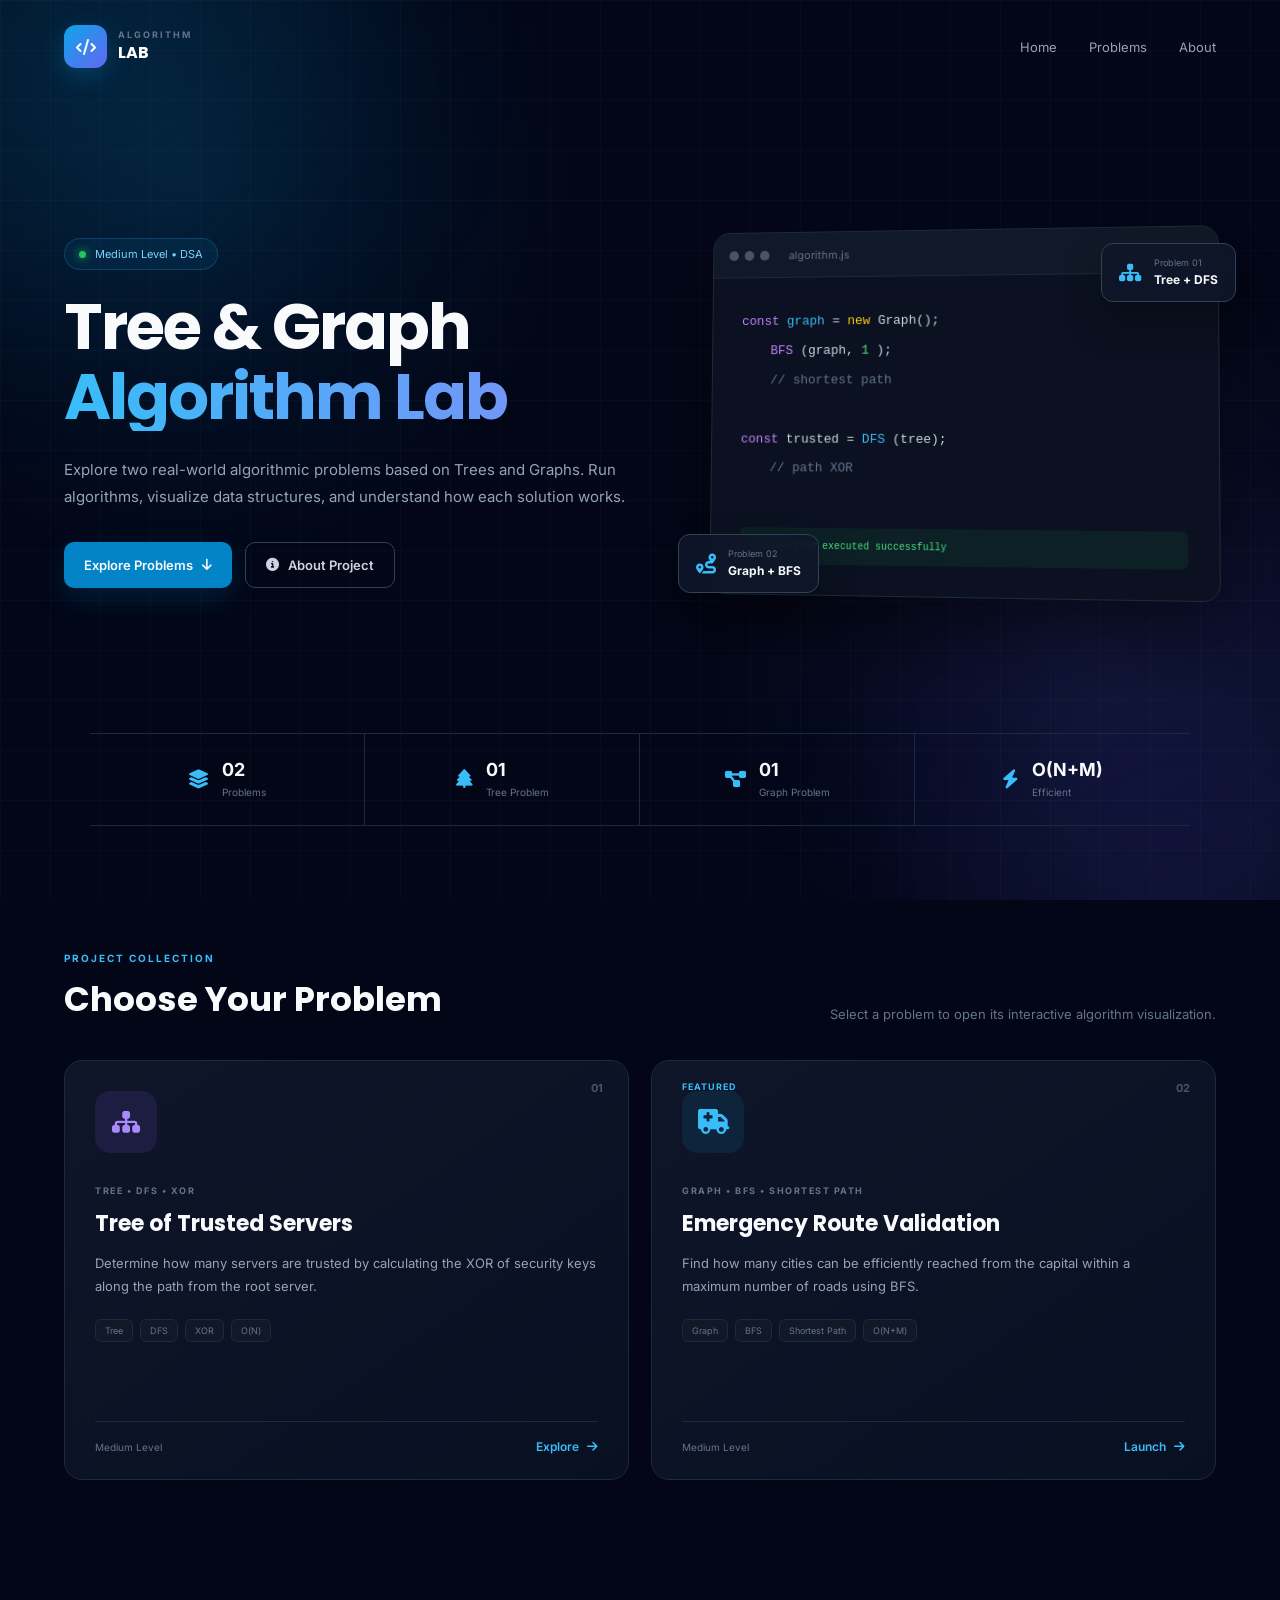
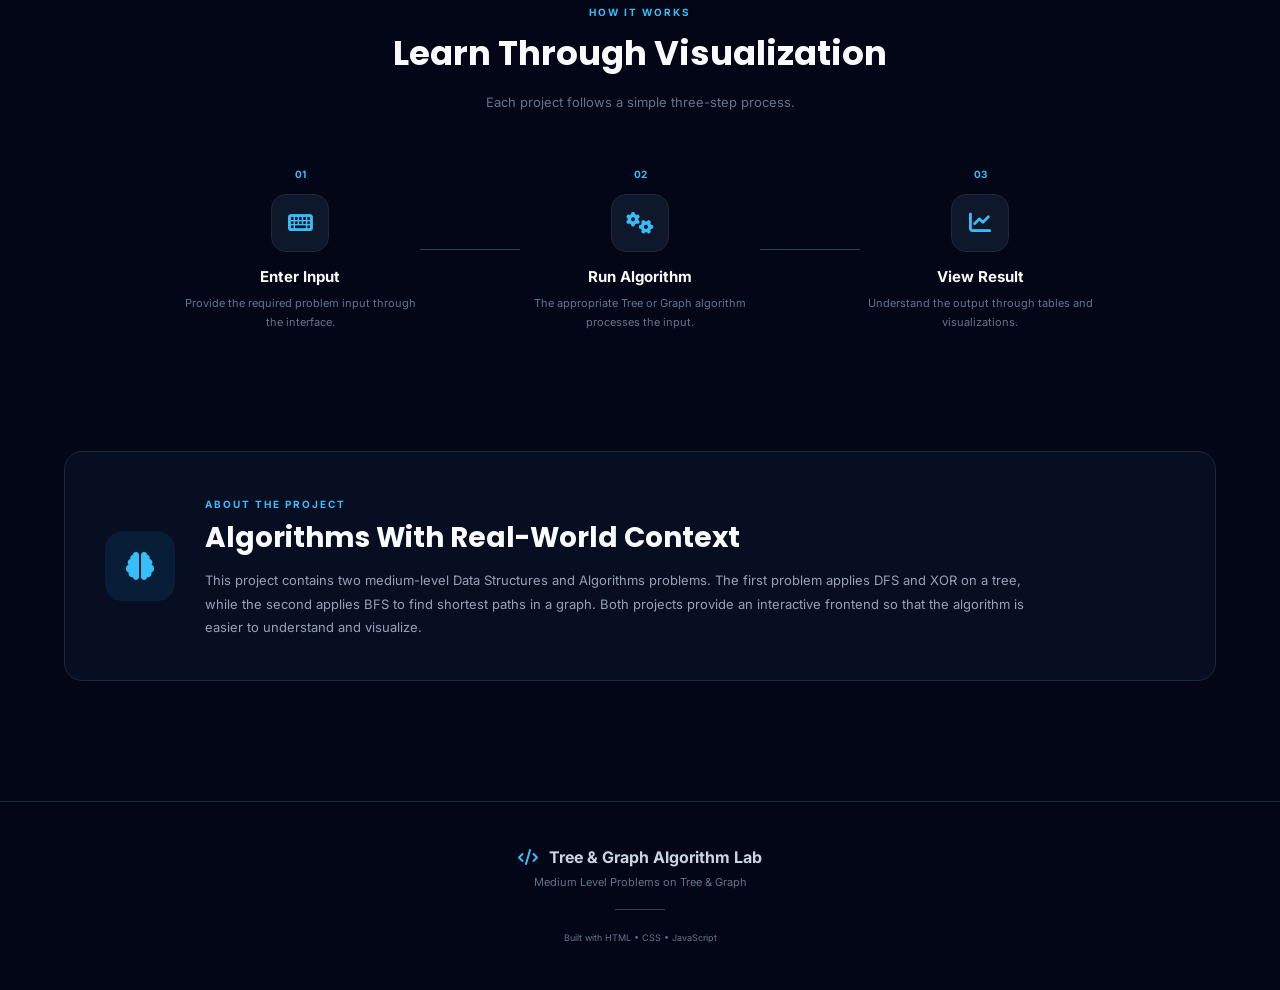
<file: index.html>
<!DOCTYPE html>
<html lang="en">

<head>
    <meta charset="UTF-8">

    <meta name="viewport"
        content="width=device-width, initial-scale=1.0">

    <title>Tree & Graph Algorithm Lab</title>

    <link rel="stylesheet" href="landing.css">

    <link rel="preconnect"
        href="https://fonts.googleapis.com">

    <link rel="preconnect"
        href="https://fonts.gstatic.com"
        crossorigin>

    <link
        href="https://fonts.googleapis.com/css2?family=Inter:wght@400;500;600;700;800&family=Poppins:wght@500;600;700;800&display=swap"
        rel="stylesheet">

    <link
        rel="stylesheet"
        href="https://cdnjs.cloudflare.com/ajax/libs/font-awesome/6.5.1/css/all.min.css">

</head>

<body>

    <!-- Background -->
    <div class="background">

        <div class="grid"></div>

        <div class="glow glow-one"></div>

        <div class="glow glow-two"></div>

    </div>


    <!-- Navbar -->
    <header class="navbar">

        <a href="#" class="logo">

            <div class="logo-icon">
                <i class="fa-solid fa-code"></i>
            </div>

            <div class="logo-text">

                <span>ALGORITHM</span>

                <strong>LAB</strong>

            </div>

        </a>


        <nav class="nav-links">

            <a href="#home">Home</a>

            <a href="#problems">Problems</a>

            <a href="#about">About</a>

        </nav>

    </header>


    <!-- Hero -->
    <main id="home">

        <section class="hero">

            <div class="hero-content">

                <div class="badge">

                    <span class="status-dot"></span>

                    Medium Level • DSA

                </div>


                <h1>

                    Tree & Graph

                    <span>Algorithm Lab</span>

                </h1>


                <p>

                    Explore two real-world algorithmic problems
                    based on Trees and Graphs. Run algorithms,
                    visualize data structures, and understand
                    how each solution works.

                </p>


                <div class="hero-buttons">

                    <a href="#problems"
                        class="primary-button">

                        Explore Problems

                        <i class="fa-solid fa-arrow-down"></i>

                    </a>


                    <a href="#about"
                        class="secondary-button">

                        <i class="fa-solid fa-circle-info"></i>

                        About Project

                    </a>

                </div>

            </div>


            <!-- Hero Visualization -->

            <div class="hero-visual">

                <div class="visual-card">

                    <div class="visual-header">

                        <div class="window-buttons">

                            <span></span>
                            <span></span>
                            <span></span>

                        </div>

                        <span>
                            algorithm.js
                        </span>

                    </div>


                    <div class="code-area">

                        <div>
                            <span class="purple">
                                const
                            </span>

                            <span class="blue">
                                graph
                            </span>

                            =
                            <span class="yellow">
                                new
                            </span>

                            Graph();
                        </div>


                        <div class="code-indent">

                            <span class="purple">
                                BFS
                            </span>

                            (graph, <span class="green">
                                1
                            </span>);

                        </div>


                        <div class="code-indent">

                            <span class="comment">
                                // shortest path
                            </span>

                        </div>


                        <br>


                        <div>

                            <span class="purple">
                                const
                            </span>

                            trusted =
                            <span class="blue">
                                DFS
                            </span>(tree);

                        </div>


                        <div class="code-indent">

                            <span class="comment">
                                // path XOR
                            </span>

                        </div>


                        <br>


                        <div class="success-line">

                            <i class="fa-solid fa-check"></i>

                            Algorithm executed successfully

                        </div>

                    </div>

                </div>


                <!-- Floating cards -->

                <div class="floating-card floating-top">

                    <i class="fa-solid fa-sitemap"></i>

                    <div>

                        <small>Problem 01</small>

                        <strong>Tree + DFS</strong>

                    </div>

                </div>


                <div class="floating-card floating-bottom">

                    <i class="fa-solid fa-route"></i>

                    <div>

                        <small>Problem 02</small>

                        <strong>Graph + BFS</strong>

                    </div>

                </div>

            </div>

        </section>


        <!-- Statistics -->

        <section class="stats">

            <div class="stat-card">

                <div class="stat-icon">
                    <i class="fa-solid fa-layer-group"></i>
                </div>

                <div>

                    <strong>02</strong>

                    <span>Problems</span>

                </div>

            </div>


            <div class="stat-card">

                <div class="stat-icon">
                    <i class="fa-solid fa-tree"></i>
                </div>

                <div>

                    <strong>01</strong>

                    <span>Tree Problem</span>

                </div>

            </div>


            <div class="stat-card">

                <div class="stat-icon">
                    <i class="fa-solid fa-diagram-project"></i>
                </div>

                <div>

                    <strong>01</strong>

                    <span>Graph Problem</span>

                </div>

            </div>


            <div class="stat-card">

                <div class="stat-icon">
                    <i class="fa-solid fa-bolt"></i>
                </div>

                <div>

                    <strong>O(N+M)</strong>

                    <span>Efficient</span>

                </div>

            </div>

        </section>


        <!-- Problems -->

        <section id="problems"
            class="problems-section">

            <div class="section-heading">

                <div>

                    <span class="section-label">
                        PROJECT COLLECTION
                    </span>

                    <h2>
                        Choose Your Problem
                    </h2>

                </div>


                <p>

                    Select a problem to open its
                    interactive algorithm visualization.

                </p>

            </div>


            <div class="problem-grid">


                <!-- Problem 1 -->

                <article class="problem-card tree-card">

                    <div class="problem-number">
                        01
                    </div>


                    <div class="problem-icon">

                        <i class="fa-solid fa-sitemap"></i>

                    </div>


                    <span class="problem-category">
                        TREE • DFS • XOR
                    </span>


                    <h3>
                        Tree of Trusted Servers
                    </h3>


                    <p>

                        Determine how many servers are trusted
                        by calculating the XOR of security keys
                        along the path from the root server.

                    </p>


                    <div class="tags">

                        <span>Tree</span>

                        <span>DFS</span>

                        <span>XOR</span>

                        <span>O(N)</span>

                    </div>


                    <div class="problem-footer">

                        <span>
                            Medium Level
                        </span>

                        <a
                            href="Problem-1-Tree-of-Trusted-Servers/index.html">

                            Explore

                            <i class="fa-solid fa-arrow-right"></i>

                        </a>

                    </div>

                </article>


                <!-- Problem 2 -->

                <article class="problem-card graph-card">

                    <div class="problem-number">
                        02
                    </div>


                    <div class="featured">
                        FEATURED
                    </div>


                    <div class="problem-icon">

                        <i class="fa-solid fa-truck-medical"></i>

                    </div>


                    <span class="problem-category">
                        GRAPH • BFS • SHORTEST PATH
                    </span>


                    <h3>
                        Emergency Route Validation
                    </h3>


                    <p>

                        Find how many cities can be efficiently
                        reached from the capital within a maximum
                        number of roads using BFS.

                    </p>


                    <div class="tags">

                        <span>Graph</span>

                        <span>BFS</span>

                        <span>Shortest Path</span>

                        <span>O(N+M)</span>

                    </div>


                    <div class="problem-footer">

                        <span>
                            Medium Level
                        </span>

                        <a
                            href="Problem-2-Emergency-Route-Validation/index.html">

                            Launch

                            <i class="fa-solid fa-arrow-right"></i>

                        </a>

                    </div>

                </article>

            </div>

        </section>


        <!-- How It Works -->

        <section class="how-section">

            <div class="section-heading center">

                <span class="section-label">
                    HOW IT WORKS
                </span>

                <h2>
                    Learn Through Visualization
                </h2>

                <p>

                    Each project follows a simple
                    three-step process.

                </p>

            </div>


            <div class="steps">

                <div class="step">

                    <div class="step-number">
                        01
                    </div>

                    <div class="step-icon">

                        <i class="fa-solid fa-keyboard"></i>

                    </div>

                    <h3>
                        Enter Input
                    </h3>

                    <p>

                        Provide the required problem
                        input through the interface.

                    </p>

                </div>


                <div class="step-line"></div>


                <div class="step">

                    <div class="step-number">
                        02
                    </div>

                    <div class="step-icon">

                        <i class="fa-solid fa-gears"></i>

                    </div>

                    <h3>
                        Run Algorithm
                    </h3>

                    <p>

                        The appropriate Tree or Graph
                        algorithm processes the input.

                    </p>

                </div>


                <div class="step-line"></div>


                <div class="step">

                    <div class="step-number">
                        03
                    </div>

                    <div class="step-icon">

                        <i class="fa-solid fa-chart-line"></i>

                    </div>

                    <h3>
                        View Result
                    </h3>

                    <p>

                        Understand the output through
                        tables and visualizations.

                    </p>

                </div>

            </div>

        </section>


        <!-- About -->

        <section id="about"
            class="about-section">

            <div class="about-icon">

                <i class="fa-solid fa-brain"></i>

            </div>


            <div>

                <span class="section-label">
                    ABOUT THE PROJECT
                </span>

                <h2>
                    Algorithms With Real-World Context
                </h2>

                <p>

                    This project contains two medium-level
                    Data Structures and Algorithms problems.
                    The first problem applies DFS and XOR on
                    a tree, while the second applies BFS to
                    find shortest paths in a graph.

                    Both projects provide an interactive
                    frontend so that the algorithm is easier
                    to understand and visualize.

                </p>

            </div>

        </section>

    </main>


    <!-- Footer -->

    <footer>

        <div class="footer-logo">

            <i class="fa-solid fa-code"></i>

            Tree & Graph Algorithm Lab

        </div>


        <p>
            Medium Level Problems on Tree & Graph
        </p>


        <div class="footer-line"></div>


        <span>
            Built with HTML • CSS • JavaScript
        </span>

    </footer>


    <script src="landing.js"></script>

</body>

</html>
</file>
<file: landing.css>
/* =====================================================
   TREE & GRAPH ALGORITHM LAB
   Landing Page
===================================================== */


/* =========================
   RESET
========================= */

* {
    margin: 0;
    padding: 0;
    box-sizing: border-box;
}


html {
    scroll-behavior: smooth;
}


body {
    font-family: "Inter", sans-serif;
    background: #020617;
    color: #f8fafc;
    min-height: 100vh;
    overflow-x: hidden;
}


a {
    text-decoration: none;
    color: inherit;
}


/* =========================
   BACKGROUND
========================= */

.background {
    position: fixed;
    inset: 0;
    z-index: -10;
    overflow: hidden;

    background:
        radial-gradient(
            circle at 15% 20%,
            rgba(14, 165, 233, 0.12),
            transparent 30%
        ),
        radial-gradient(
            circle at 85% 70%,
            rgba(99, 102, 241, 0.12),
            transparent 30%
        ),
        #020617;
}


.grid {
    position: absolute;
    inset: 0;

    background-image:
        linear-gradient(
            rgba(148, 163, 184, 0.035) 1px,
            transparent 1px
        ),
        linear-gradient(
            90deg,
            rgba(148, 163, 184, 0.035) 1px,
            transparent 1px
        );

    background-size: 50px 50px;
}


.glow {
    position: absolute;

    width: 450px;
    height: 450px;

    border-radius: 50%;

    filter: blur(120px);
}


.glow-one {
    background: rgba(14, 165, 233, 0.13);

    top: -200px;
    left: -150px;
}


.glow-two {
    background: rgba(99, 102, 241, 0.12);

    right: -150px;
    bottom: -200px;
}


/* =========================
   NAVBAR
========================= */

.navbar {
    width: 90%;
    max-width: 1250px;

    margin: auto;

    padding: 25px 0;

    display: flex;
    align-items: center;
    justify-content: space-between;
}


.logo {
    display: flex;
    align-items: center;

    gap: 11px;
}


.logo-icon {
    width: 43px;
    height: 43px;

    border-radius: 12px;

    display: flex;
    align-items: center;
    justify-content: center;

    background:
        linear-gradient(
            135deg,
            #0ea5e9,
            #6366f1
        );

    box-shadow:
        0 8px 25px rgba(14, 165, 233, 0.25);
}


.logo-icon i {
    color: white;
}


.logo-text span {
    display: block;

    color: #64748b;

    font-size: 9px;
    font-weight: 700;

    letter-spacing: 2px;
}


.logo-text strong {
    display: block;

    color: white;

    font-family: "Poppins";
    font-size: 16px;
}


.nav-links {
    display: flex;
    gap: 32px;
}


.nav-links a {
    color: #94a3b8;

    font-size: 13px;

    transition: 0.3s;
}


.nav-links a:hover {
    color: #38bdf8;
}


/* =========================
   HERO
========================= */

.hero {
    width: 90%;
    max-width: 1250px;

    min-height: 640px;

    margin: auto;

    display: grid;

    grid-template-columns:
        1fr 0.9fr;

    align-items: center;

    gap: 70px;
}


.badge {
    width: fit-content;

    display: flex;
    align-items: center;

    gap: 9px;

    padding: 8px 14px;

    border-radius: 50px;

    border: 1px solid
        rgba(56, 189, 248, 0.2);

    background:
        rgba(14, 165, 233, 0.08);

    color: #7dd3fc;

    font-size: 11px;

    margin-bottom: 22px;
}


.status-dot {
    width: 7px;
    height: 7px;

    border-radius: 50%;

    background: #22c55e;

    box-shadow:
        0 0 10px #22c55e;
}


.hero h1 {
    font-family: "Poppins";

    font-size:
        clamp(43px, 5vw, 68px);

    line-height: 1.08;

    letter-spacing: -2px;
}


.hero h1 span {
    display: block;

    background:
        linear-gradient(
            90deg,
            #38bdf8,
            #818cf8
        );

    -webkit-background-clip: text;

    background-clip: text;

    color: transparent;
}


.hero-content > p {
    max-width: 620px;

    margin-top: 25px;

    color: #94a3b8;

    font-size: 15px;

    line-height: 1.8;
}


.hero-buttons {
    display: flex;

    gap: 13px;

    margin-top: 32px;
}


.primary-button,
.secondary-button {
    padding: 14px 20px;

    border-radius: 10px;

    display: flex;
    align-items: center;

    gap: 9px;

    font-size: 13px;

    font-weight: 600;

    transition: 0.3s;
}


.primary-button {
    background: #0284c7;

    box-shadow:
        0 10px 30px
        rgba(2, 132, 199, 0.2);
}


.primary-button:hover {
    background: #0ea5e9;

    transform:
        translateY(-3px);
}


.secondary-button {
    border: 1px solid #334155;

    color: #cbd5e1;
}


.secondary-button:hover {
    color: #38bdf8;

    border-color: #38bdf8;
}


/* =========================
   HERO VISUAL
========================= */

.hero-visual {
    height: 430px;

    position: relative;

    display: flex;
    align-items: center;
    justify-content: center;
}


.visual-card {
    width: 100%;
    max-width: 510px;

    overflow: hidden;

    border-radius: 17px;

    border: 1px solid #1e293b;

    background: #0b1120;

    box-shadow:
        0 35px 80px
        rgba(0, 0, 0, 0.5);

    transform:
        perspective(1000px)
        rotateY(-5deg)
        rotateX(2deg);
}


.visual-header {
    height: 46px;

    padding: 0 16px;

    display: flex;
    align-items: center;

    gap: 20px;

    background: #111827;

    border-bottom:
        1px solid #1e293b;

    color: #64748b;

    font-size: 11px;
}


.window-buttons {
    display: flex;
    gap: 6px;
}


.window-buttons span {
    width: 10px;
    height: 10px;

    border-radius: 50%;

    background: #475569;
}


.code-area {
    padding: 30px;

    min-height: 320px;

    font-family: monospace;

    font-size: 13px;

    line-height: 2.3;

    color: #cbd5e1;
}


.code-indent {
    padding-left: 30px;
}


.purple {
    color: #c084fc;
}


.blue {
    color: #38bdf8;
}


.yellow {
    color: #facc15;
}


.green {
    color: #4ade80;
}


.comment {
    color: #64748b;
}


.success-line {
    margin-top: 15px;

    padding: 7px 10px;

    border-radius: 6px;

    background:
        rgba(34, 197, 94, 0.08);

    color: #4ade80;

    font-size: 10px;
}


/* =========================
   FLOATING CARDS
========================= */

.floating-card {
    position: absolute;

    display: flex;
    align-items: center;

    gap: 12px;

    padding: 13px 17px;

    border: 1px solid #334155;

    border-radius: 12px;

    background:
        rgba(15, 23, 42, 0.9);

    backdrop-filter: blur(15px);

    box-shadow:
        0 20px 40px
        rgba(0, 0, 0, 0.3);
}


.floating-card i {
    color: #38bdf8;

    font-size: 20px;
}


.floating-card small {
    display: block;

    color: #64748b;

    font-size: 9px;
}


.floating-card strong {
    font-size: 12px;
}


.floating-top {
    top: 45px;
    right: -20px;

    animation:
        floating 4s ease-in-out infinite;
}


.floating-bottom {
    left: -25px;
    bottom: 35px;

    animation:
        floating 4s ease-in-out infinite 1s;
}


@keyframes floating {

    0%,
    100% {
        transform:
            translateY(0);
    }

    50% {
        transform:
            translateY(-10px);
    }
}


/* =========================
   STATS
========================= */

.stats {
    width: 90%;
    max-width: 1100px;

    margin:
        0 auto 120px;

    display: grid;

    grid-template-columns:
        repeat(4, 1fr);

    border-top:
        1px solid #1e293b;

    border-bottom:
        1px solid #1e293b;
}


.stat-card {
    padding: 25px;

    display: flex;

    align-items: center;

    justify-content: center;

    gap: 13px;

    border-right:
        1px solid #1e293b;
}


.stat-card:last-child {
    border-right: none;
}


.stat-icon {
    color: #38bdf8;

    font-size: 19px;
}


.stat-card strong {
    display: block;

    font-size: 18px;
}


.stat-card span {
    color: #64748b;

    font-size: 10px;
}


/* =========================
   SECTIONS
========================= */

.problems-section,
.how-section,
.about-section {
    width: 90%;
    max-width: 1250px;

    margin:
        0 auto 120px;
}


.section-heading {
    display: flex;

    justify-content:
        space-between;

    align-items:
        flex-end;

    margin-bottom: 35px;
}


.section-label {
    color: #38bdf8;

    font-size: 10px;

    font-weight: 700;

    letter-spacing: 2px;
}


.section-heading h2 {
    margin-top: 8px;

    font-family: "Poppins";

    font-size: 34px;
}


.section-heading > p {
    max-width: 400px;

    color: #64748b;

    font-size: 13px;

    line-height: 1.7;
}


.center {
    display: block;

    text-align: center;
}


.center p {
    margin:
        12px auto 0;
}


/* =========================
   PROBLEM CARDS
========================= */

.problem-grid {
    display: grid;

    grid-template-columns:
        repeat(2, 1fr);

    gap: 22px;
}


.problem-card {
    position: relative;

    min-height: 420px;

    padding: 30px;

    overflow: hidden;

    border: 1px solid #1e293b;

    border-radius: 18px;

    background:
        linear-gradient(
            145deg,
            rgba(15, 23, 42, 0.95),
            rgba(15, 23, 42, 0.6)
        );

    transition:
        transform 0.35s,
        border-color 0.35s,
        box-shadow 0.35s;
}


.problem-card:hover {
    transform:
        translateY(-8px);

    border-color:
        #0ea5e9;

    box-shadow:
        0 25px 60px
        rgba(2, 132, 199, 0.12);
}


.problem-number {
    position: absolute;

    top: 20px;
    right: 25px;

    color: #475569;

    font-size: 11px;

    font-weight: 700;
}


.featured {
    position: absolute;

    top: 20px;
    left: 30px;

    color: #38bdf8;

    font-size: 9px;

    font-weight: 700;

    letter-spacing: 1px;
}


.problem-icon {
    width: 62px;
    height: 62px;

    display: flex;

    align-items: center;
    justify-content: center;

    margin-bottom: 25px;

    border-radius: 15px;

    background:
        rgba(14, 165, 233, 0.1);

    color: #38bdf8;

    font-size: 25px;
}


.tree-card .problem-icon {
    background:
        rgba(139, 92, 246, 0.12);

    color: #a78bfa;
}


.problem-category {
    color: #64748b;

    font-size: 9px;

    font-weight: 700;

    letter-spacing: 1.5px;
}


.problem-card h3 {
    margin:
        9px 0 12px;

    font-family: "Poppins";

    font-size: 22px;
}


.problem-card p {
    color: #94a3b8;

    font-size: 13px;

    line-height: 1.8;
}


.tags {
    display: flex;

    flex-wrap: wrap;

    gap: 7px;

    margin-top: 20px;
}


.tags span {
    padding:
        5px 9px;

    border:
        1px solid #1e293b;

    border-radius: 6px;

    background: #111827;

    color: #64748b;

    font-size: 9px;
}


.problem-footer {
    position: absolute;

    bottom: 25px;

    left: 30px;
    right: 30px;

    display: flex;

    align-items: center;

    justify-content:
        space-between;

    padding-top: 17px;

    border-top:
        1px solid #1e293b;
}


.problem-footer > span {
    color: #64748b;

    font-size: 10px;
}


.problem-footer a {
    display: flex;

    align-items: center;

    gap: 8px;

    color: #38bdf8;

    font-size: 12px;

    font-weight: 600;

    transition: 0.3s;
}


.problem-footer a:hover {
    gap: 13px;

    color: #7dd3fc;
}


/* =========================
   HOW IT WORKS
========================= */

.steps {
    margin-top: 55px;

    display: flex;

    align-items: center;

    justify-content: center;
}


.step {
    width: 240px;

    text-align: center;
}


.step-number {
    margin-bottom: 14px;

    color: #38bdf8;

    font-size: 10px;

    font-weight: 700;
}


.step-icon {
    width: 58px;
    height: 58px;

    margin:
        0 auto 15px;

    display: flex;

    align-items: center;
    justify-content: center;

    border:
        1px solid #1e293b;

    border-radius: 15px;

    background: #0f172a;

    color: #38bdf8;

    font-size: 22px;
}


.step h3 {
    margin-bottom: 8px;

    font-size: 15px;
}


.step p {
    color: #64748b;

    font-size: 11px;

    line-height: 1.7;
}


.step-line {
    width: 100px;

    height: 1px;

    background: #334155;
}


/* =========================
   ABOUT
========================= */

.about-section {
    display: flex;

    align-items: center;

    gap: 30px;

    padding: 40px;

    border:
        1px solid #1e293b;

    border-radius: 18px;

    background:
        rgba(15, 23, 42, 0.55);
}


.about-icon {
    min-width: 70px;
    height: 70px;

    display: flex;

    align-items: center;
    justify-content: center;

    border-radius: 18px;

    background:
        rgba(14, 165, 233, 0.1);

    color: #38bdf8;

    font-size: 28px;
}


.about-section h2 {
    margin:
        5px 0 10px;

    font-family: "Poppins";

    font-size: 28px;
}


.about-section p {
    max-width: 850px;

    color: #94a3b8;

    font-size: 13px;

    line-height: 1.8;
}


/* =========================
   FOOTER
========================= */

footer {
    padding:
        45px 20px;

    text-align: center;

    border-top:
        1px solid #1e293b;

    color: #64748b;
}


.footer-logo {
    margin-bottom: 8px;

    color: #cbd5e1;

    font-weight: 700;
}


.footer-logo i {
    margin-right: 7px;

    color: #38bdf8;
}


footer p {
    margin-bottom: 20px;

    font-size: 11px;
}


.footer-line {
    width: 50px;
    height: 1px;

    margin:
        0 auto 15px;

    background: #334155;
}


footer span {
    font-size: 9px;
}


/* =========================
   SCROLL ANIMATION
========================= */

.problem-card,
.step,
.about-section,
.stat-card {
    opacity: 0;

    transform:
        translateY(25px);

    transition:
        opacity 0.7s ease,
        transform 0.7s ease;
}


.problem-card.visible,
.step.visible,
.about-section.visible,
.stat-card.visible {
    opacity: 1;

    transform:
        translateY(0);
}


/* =========================
   RESPONSIVE
========================= */

@media (max-width: 1000px) {

    .hero {
        grid-template-columns: 1fr;

        text-align: center;

        padding-top: 60px;
    }


    .badge {
        margin:
            0 auto 22px;
    }


    .hero-content > p {
        margin:
            25px auto 0;
    }


    .hero-buttons {
        justify-content:
            center;
    }


    .hero-visual {
        width: 100%;

        max-width: 650px;

        margin: auto;
    }

}


@media (max-width: 800px) {

    .problem-grid {
        grid-template-columns: 1fr;
    }


    .stats {
        grid-template-columns:
            repeat(2, 1fr);
    }


    .steps {
        flex-direction: column;

        gap: 30px;
    }


    .step-line {
        width: 1px;

        height: 45px;
    }

}


@media (max-width: 600px) {

    .navbar {
        width: 92%;
    }


    .nav-links {
        display: none;
    }


    .hero,
    .problems-section,
    .how-section,
    .about-section {
        width: 92%;
    }


    .hero h1 {
        font-size: 40px;
    }


    .hero-buttons {
        flex-direction: column;
    }


    .primary-button,
    .secondary-button {
        justify-content: center;
    }


    .stats {
        width: 92%;
    }


    .about-section {
        flex-direction: column;

        text-align: center;
    }


    .floating-card {
        display: none;
    }


    .visual-card {
        transform: none;
    }

}


@media (max-width: 450px) {

    .stats {
        grid-template-columns: 1fr;
    }


    .stat-card {
        border-right: none;
    }


    .hero h1 {
        font-size: 34px;
    }


    .code-area {
        padding: 18px;

        font-size: 10px;
    }

}
</file>
